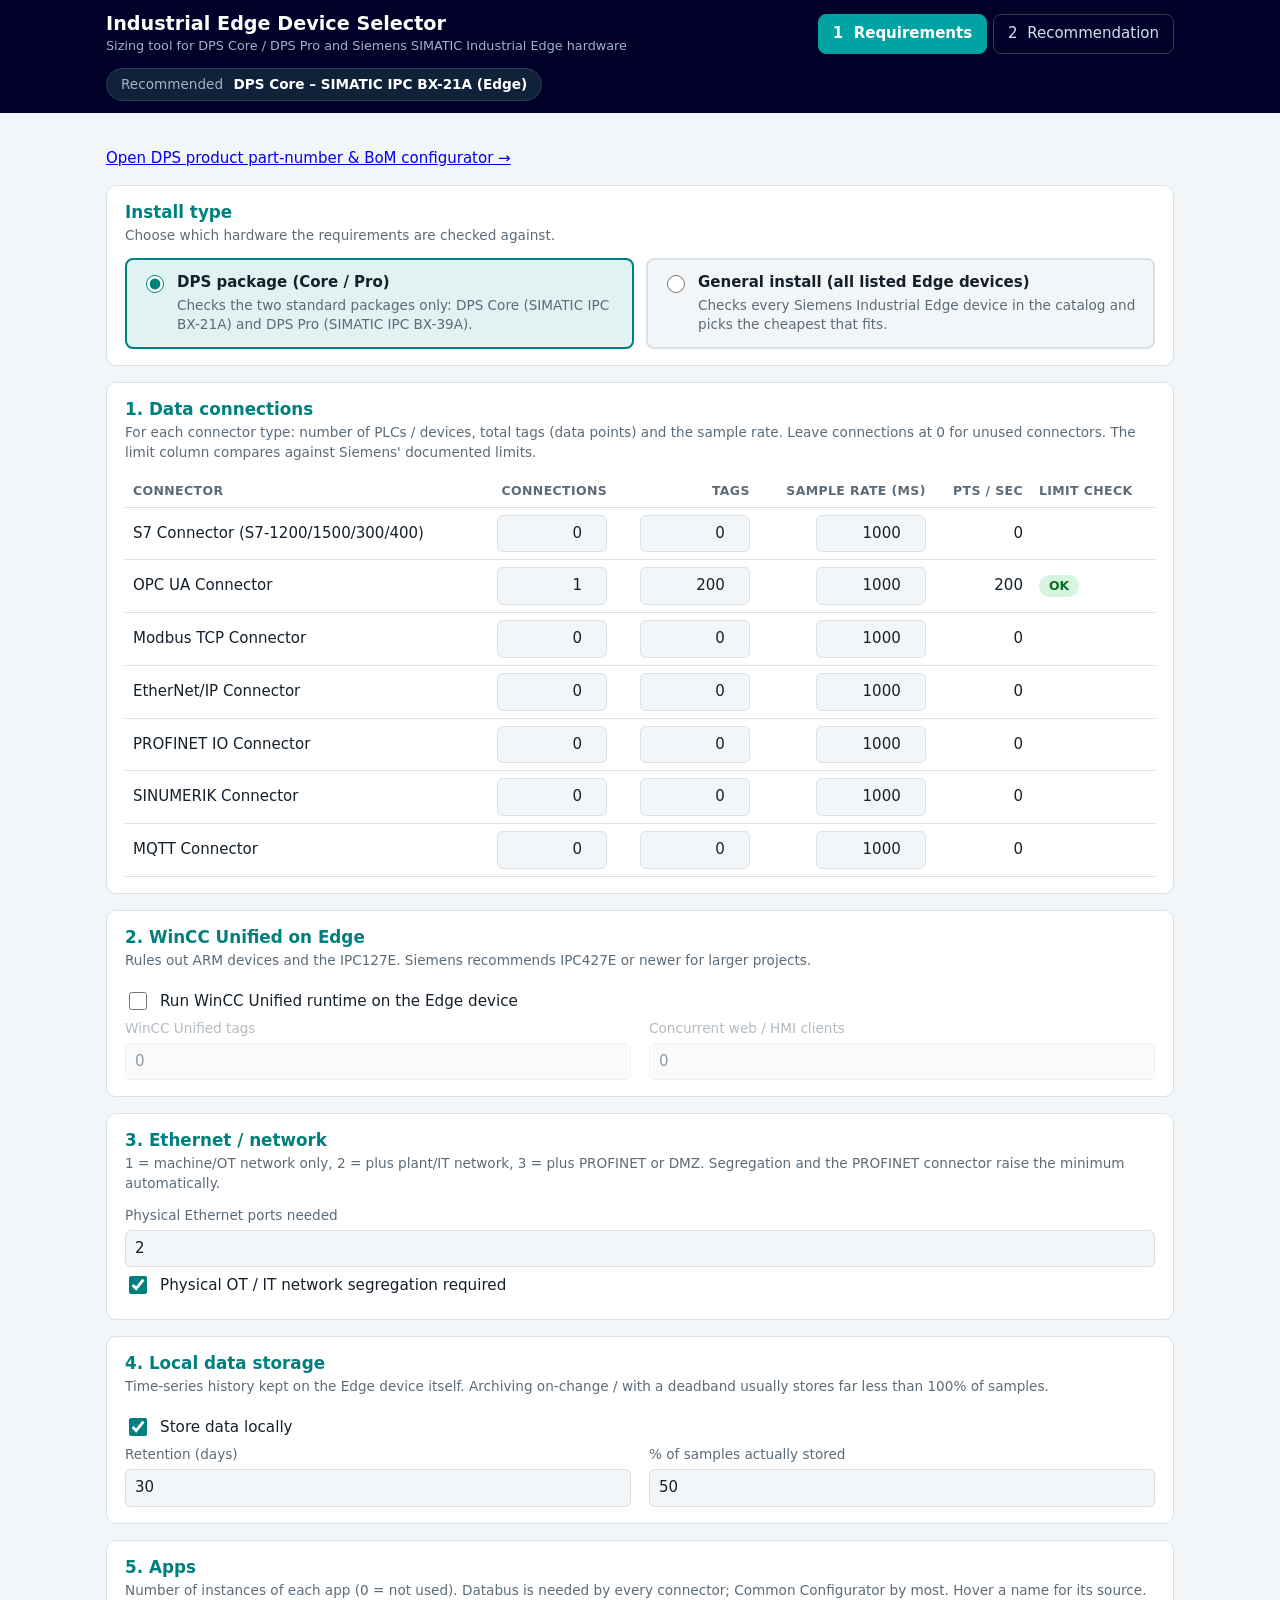
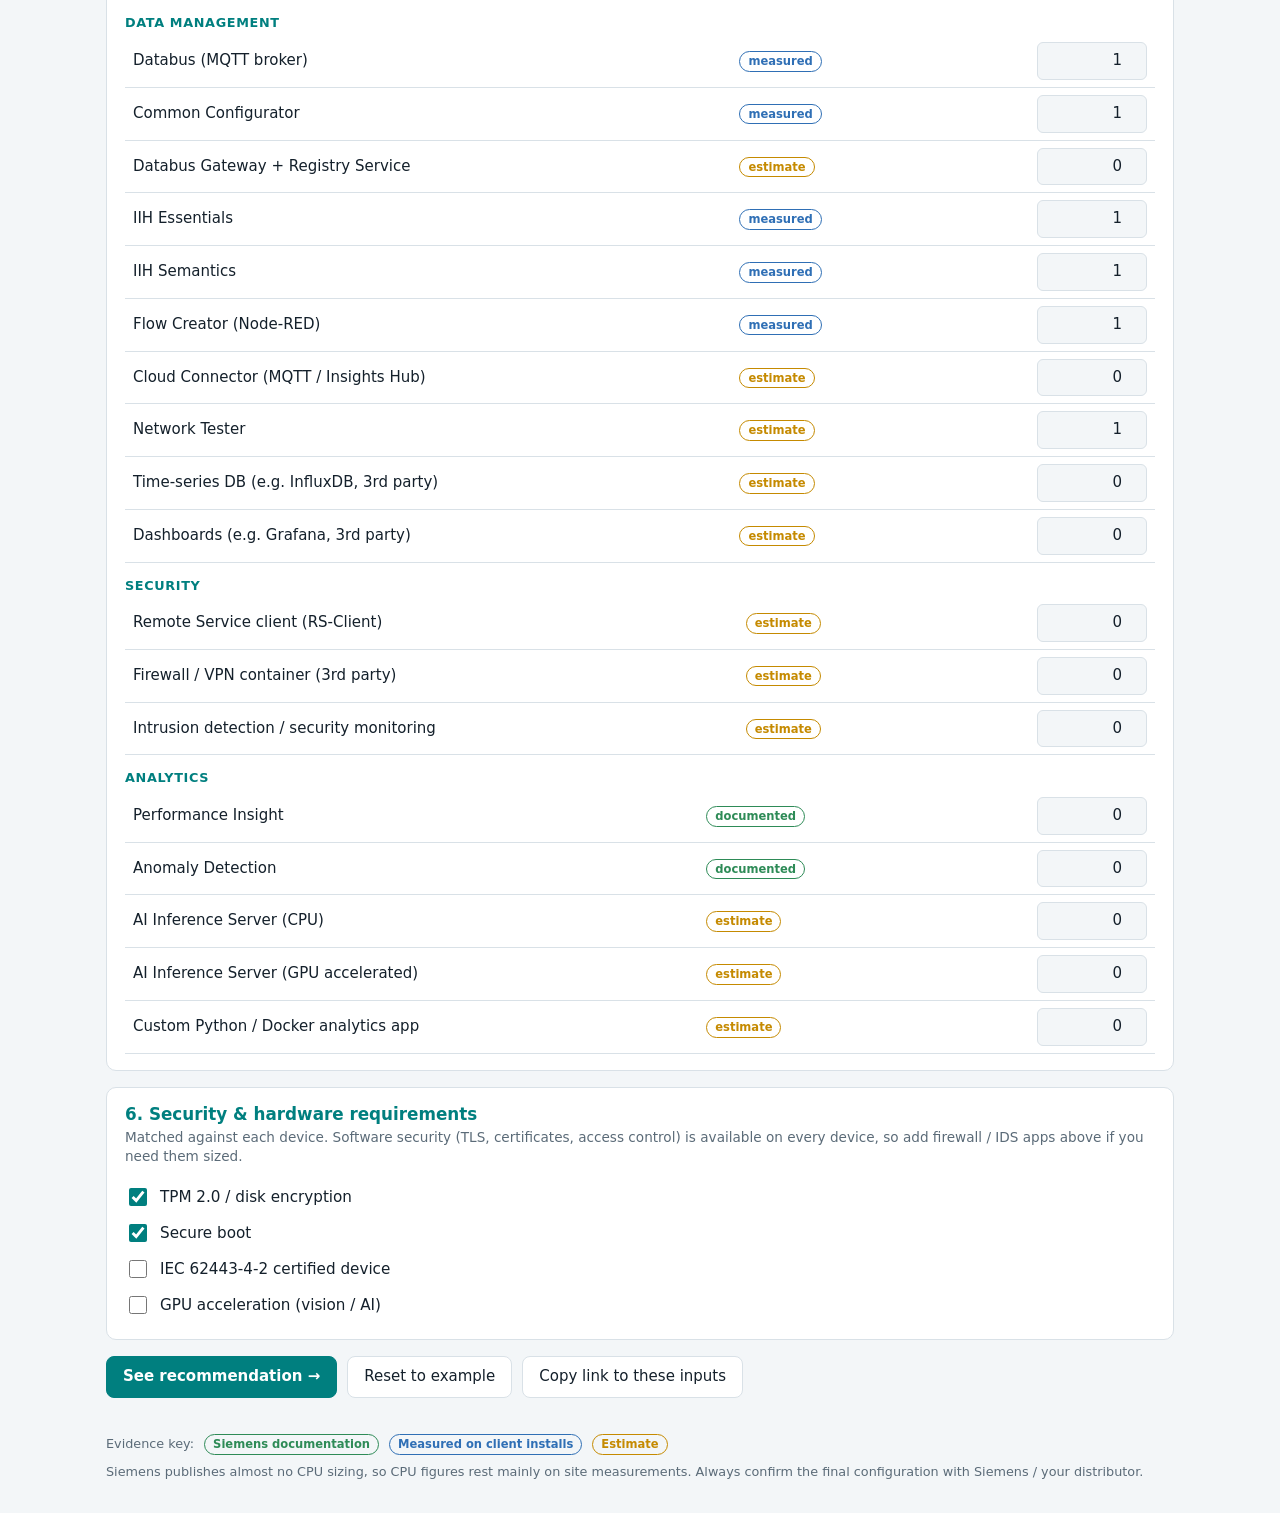
<file: index.html>
<!doctype html>
<html lang="en">
<head>
  <meta charset="utf-8">
  <meta name="viewport" content="width=device-width, initial-scale=1">
  <title>Industrial Edge Device Selector</title>
  <meta name="robots" content="noindex, nofollow">
  <link rel="stylesheet" href="css/style.css">
</head>
<body>
  <header class="top">
    <div class="top-inner">
      <div class="brand">
        <h1>Industrial Edge Device Selector</h1>
        <p>Sizing tool for DPS Core / DPS Pro and Siemens SIMATIC Industrial Edge hardware</p>
      </div>
      <nav class="tabs" role="tablist" aria-label="Pages">
        <button class="tab" role="tab" id="tab-req" aria-controls="page-req" aria-selected="true">1&nbsp; Requirements</button>
        <button class="tab" role="tab" id="tab-rec" aria-controls="page-rec" aria-selected="false">2&nbsp; Recommendation</button>
      </nav>
      <div class="pill" id="live-pill" title="Live result - updates as you type">
        <span class="pill-label">Recommended</span>
        <strong id="live-device">...</strong>
      </div>
    </div>
  </header>

  <main>
    <p><a href="product-configurator/">Open DPS product part-number &amp; BoM configurator →</a></p>
    <section id="page-req" role="tabpanel" aria-labelledby="tab-req"></section>
    <section id="page-rec" role="tabpanel" aria-labelledby="tab-rec" hidden></section>
  </main>

  <footer class="foot">
    <span>Evidence key:</span>
    <span class="ev ev-siemens">Siemens documentation</span>
    <span class="ev ev-field">Measured on client installs</span>
    <span class="ev ev-estimate">Estimate</span>
    <span class="foot-note">Siemens publishes almost no CPU sizing, so CPU figures rest mainly on site measurements. Always confirm the final configuration with Siemens / your distributor.</span>
  </footer>

  <script type="module" src="js/app.js"></script>
</body>
</html>
</file>
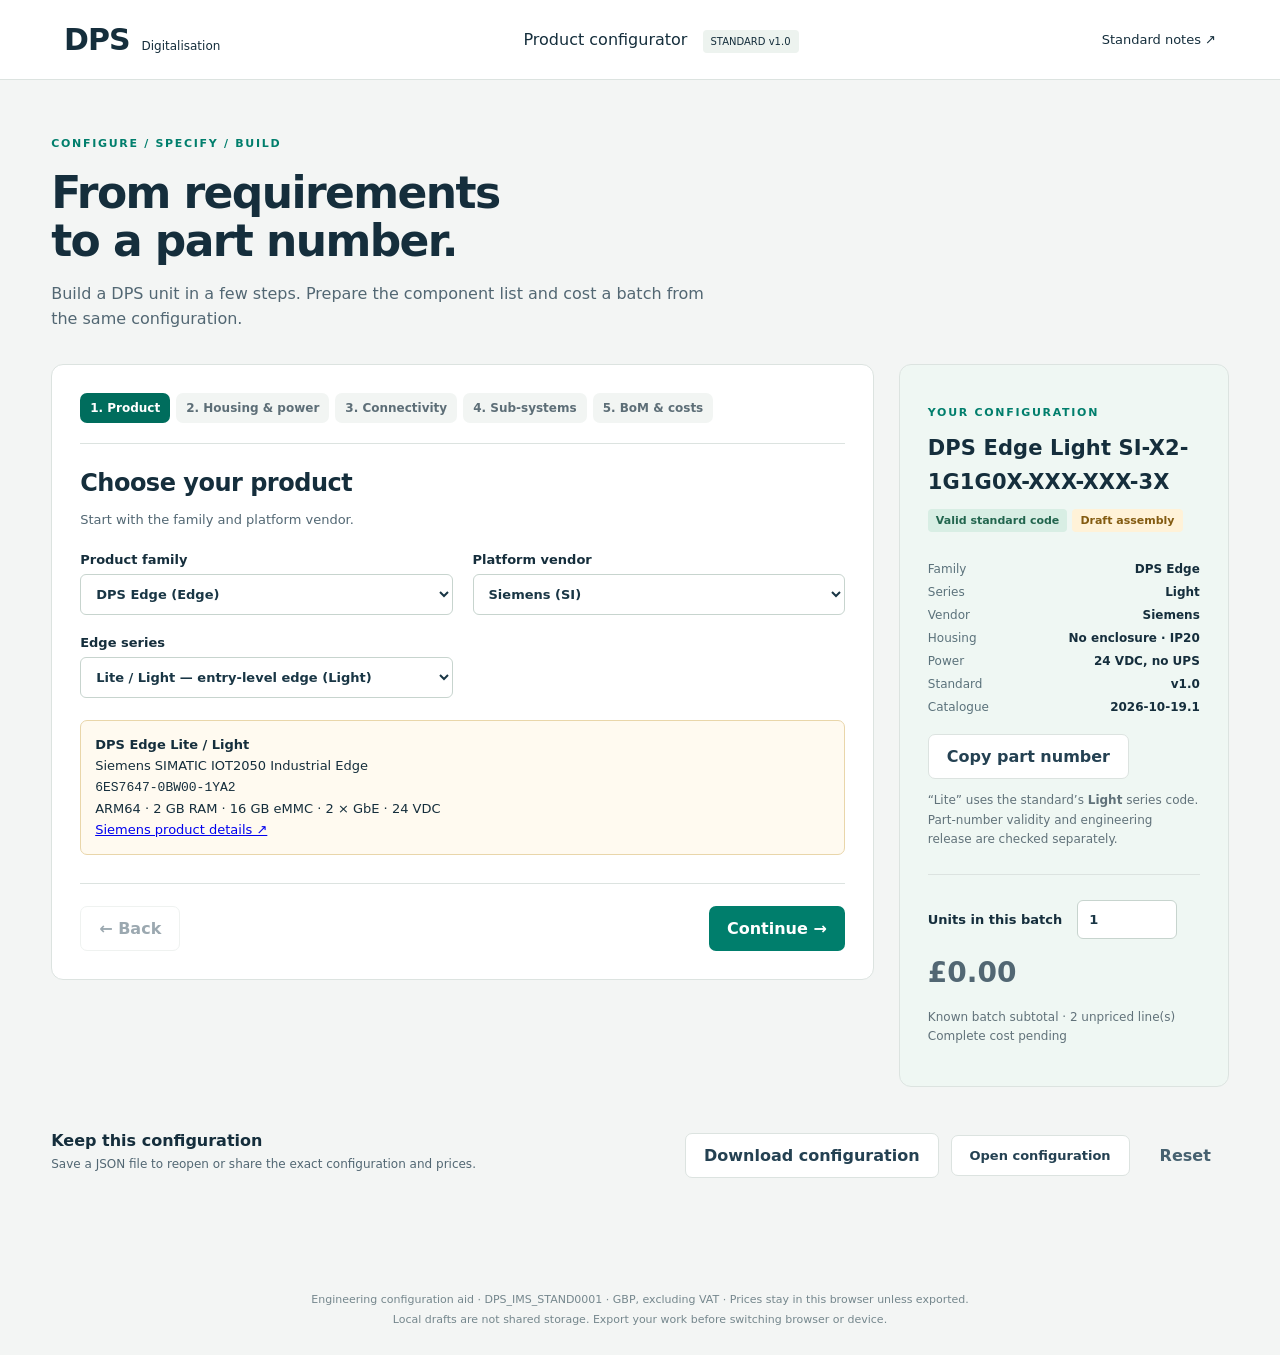
<file: product-configurator/index.html>
<!doctype html>
<html lang="en"><head><meta charset="utf-8"><meta name="viewport" content="width=device-width,initial-scale=1"><meta name="robots" content="noindex,nofollow"><title>DPS Product Configurator</title><link rel="stylesheet" href="style.css"></head>
<body><header><a class="logo" href="../">DPS<span>Digitalisation</span></a><div>Product configurator <small>STANDARD v1.0</small></div><a href="docs/standard-notes.md">Standard notes ↗</a></header>
<main><section class="intro"><p class="eyebrow">CONFIGURE / SPECIFY / BUILD</p><h1>From requirements<br>to a part number.</h1><p>Build a DPS unit in a few steps. Prepare the component list and cost a batch from the same configuration.</p></section>
<div class="workspace"><section class="wizard"><nav id="steps" aria-label="Configuration steps"></nav><div id="panel"></div><div class="controls"><button id="back" class="secondary">← Back</button><button id="next">Continue →</button></div></section>
<aside><p class="eyebrow">YOUR CONFIGURATION</p><div id="sku" aria-live="polite"></div><div id="status"></div><dl id="summary"></dl><button id="copy" class="secondary">Copy part number</button><p class="hint">“Lite” uses the standard’s <b>Light</b> series code. Part-number validity and engineering release are checked separately.</p><hr><label class="quantity">Units in this batch<input id="units" type="number" min="1" max="100000" value="1"></label><div id="estimate"></div></aside></div>
<section class="toolbar"><div><strong>Keep this configuration</strong><p>Save a JSON file to reopen or share the exact configuration and prices.</p></div><button id="save" class="secondary">Download configuration</button><label class="button secondary">Open configuration<input id="load" type="file" accept=".json,application/json" hidden></label><button id="reset" class="text">Reset</button></section>
<p id="notice" role="status"></p></main><footer>Engineering configuration aid · DPS_IMS_STAND0001 · GBP, excluding VAT · Prices stay in this browser unless exported.<br>Local drafts are not shared storage. Export your work before switching browser or device.</footer><script type="module" src="app.mjs"></script></body></html>
</file>
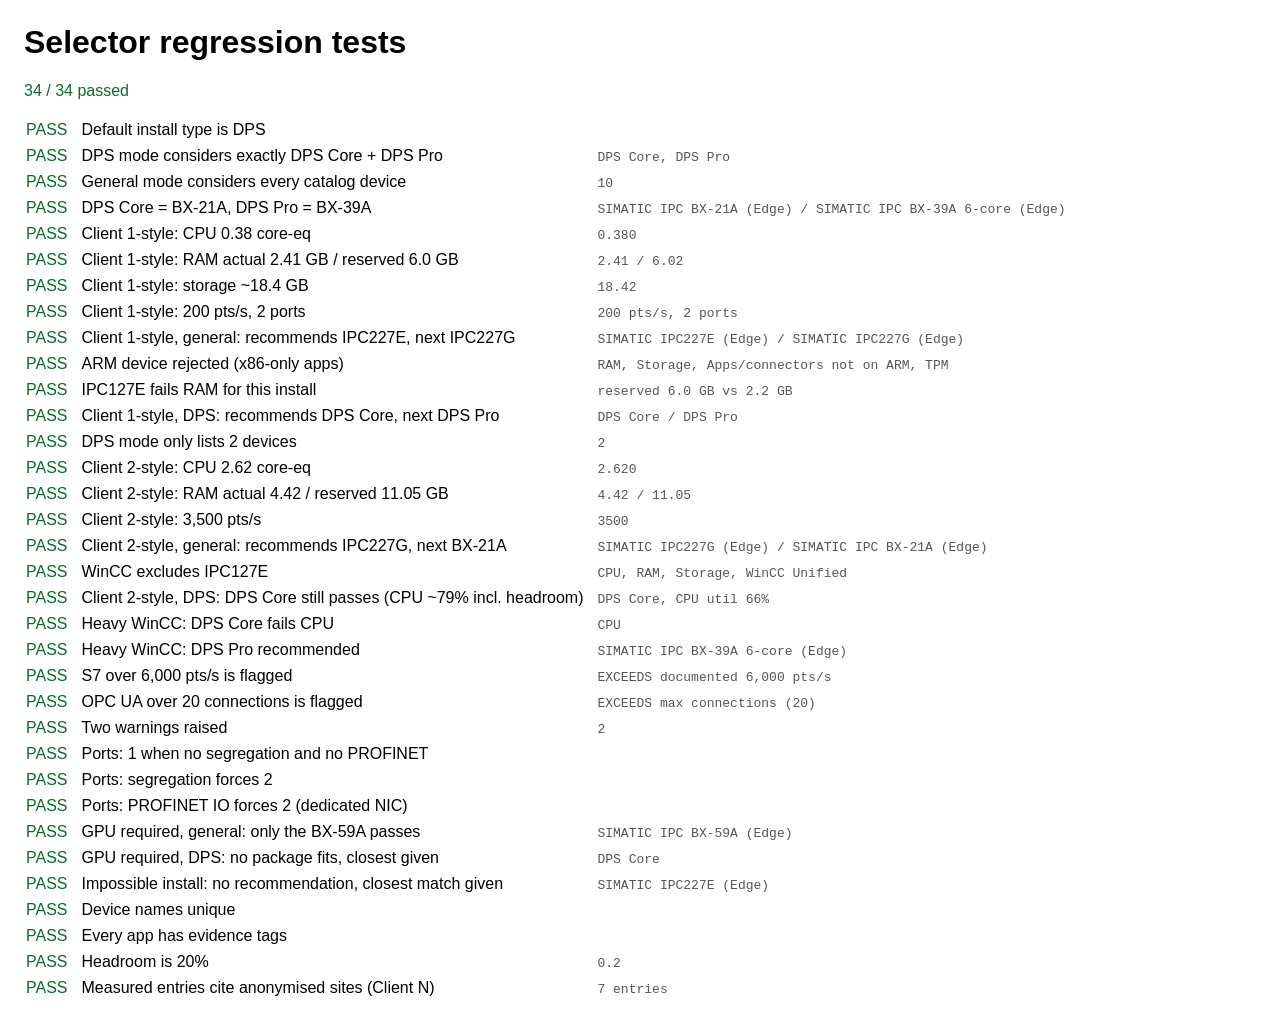
<file: tests/index.html>
<!doctype html>
<html lang="en">
<head>
  <meta charset="utf-8">
  <title>Selector tests</title>
  <style>
    body { font-family: Segoe UI, Arial, sans-serif; margin: 24px; }
    .pass { color: #0b6b2a; } .fail { color: #a31515; font-weight: 600; }
    td { padding: 3px 12px 3px 0; } code { color: #555; }
  </style>
</head>
<body>
  <h1>Selector regression tests</h1>
  <p id="summary">Running...</p>
  <table id="out"></table>
  <script type="module">
    import { runAll } from "./scenarios.js";
    const get = (n) => fetch(`../data/${n}.json`).then((r) => r.json());
    const [connectors, apps, devices, assumptions] = await Promise.all(["connectors", "apps", "devices", "assumptions"].map(get));
    const results = runAll({ connectors, apps, devices, assumptions });
    const failed = results.filter((r) => !r.pass).length;
    document.getElementById("summary").textContent = `${results.length - failed} / ${results.length} passed` + (failed ? ` - ${failed} FAILED` : "");
    document.getElementById("summary").className = failed ? "fail" : "pass";
    document.getElementById("out").innerHTML = results.map((r) =>
      `<tr><td class="${r.pass ? "pass" : "fail"}">${r.pass ? "PASS" : "FAIL"}</td><td>${r.name}</td><td><code>${r.detail ?? ""}</code></td></tr>`).join("");
    window.__testResult = { total: results.length, failed, results };
  </script>
</body>
</html>
</file>
<file: css/style.css>
:root {
  --bg: #f3f6f8;
  --card: #ffffff;
  --ink: #14202b;
  --muted: #5b6b78;
  --line: #d9e1e7;
  --teal: #007f7f;
  --teal-soft: #e0f2f2;
  --navy: #000028;
  --pass-bg: #d8f3df;
  --pass-ink: #0b6b2a;
  --fail-bg: #fde0e0;
  --fail-ink: #a31515;
  --na-bg: #eceff2;
  --na-ink: #6b7885;
  --warn-bg: #fff3cd;
  --warn-ink: #7a5600;
  --siemens: #2e8b57;
  --field: #2f6fb5;
  --estimate: #c58a00;
  --radius: 10px;
}
@media (prefers-color-scheme: dark) {
  :root {
    --bg: #0e151b;
    --card: #17212a;
    --ink: #e6edf2;
    --muted: #9aa9b5;
    --line: #2a3945;
    --teal: #3cc4c4;
    --teal-soft: #12363a;
    --navy: #050b12;
    --pass-bg: #123a22;
    --pass-ink: #7be19b;
    --fail-bg: #471818;
    --fail-ink: #ff9a9a;
    --na-bg: #222d36;
    --na-ink: #8fa0ad;
    --warn-bg: #3d3210;
    --warn-ink: #f2cd6b;
    --siemens: #5fd08a;
    --field: #6fb0f2;
    --estimate: #e8b44a;
  }
}
* { box-sizing: border-box; }
html, body { margin: 0; }
body {
  font-family: "Segoe UI", system-ui, -apple-system, Arial, sans-serif;
  font-size: 15px;
  line-height: 1.45;
  background: var(--bg);
  color: var(--ink);
}
h1, h2, h3 { margin: 0; line-height: 1.2; }

/* ---------- header ---------- */
.top { background: var(--navy); color: #fff; position: sticky; top: 0; z-index: 10; }
.top-inner {
  max-width: 1100px; margin: 0 auto; padding: 12px 16px;
  display: flex; flex-wrap: wrap; align-items: center; gap: 12px 24px;
}
.brand h1 { font-size: 1.2rem; font-weight: 600; }
.brand p { margin: 2px 0 0; font-size: 0.8rem; color: #9fb4c4; }
.tabs { display: flex; gap: 6px; margin-left: auto; }
.tab {
  font: inherit; color: #cfe0ec; background: transparent; border: 1px solid #2c3f55;
  padding: 8px 14px; border-radius: 8px; cursor: pointer;
}
.tab:hover { background: #10213a; }
.tab[aria-selected="true"] { background: #00a3a3; border-color: #00a3a3; color: #fff; font-weight: 600; }
.tab:focus-visible, button:focus-visible, input:focus-visible, select:focus-visible { outline: 3px solid #7fd6d6; outline-offset: 2px; }
.pill { background: #10213a; border: 1px solid #2c3f55; border-radius: 999px; padding: 6px 14px; font-size: 0.85rem; max-width: 100%; }
.pill-label { color: #9fb4c4; margin-right: 6px; }

main { max-width: 1100px; margin: 0 auto; padding: 20px 16px 8px; }
[hidden] { display: none !important; }

/* ---------- cards & forms ---------- */
.card {
  background: var(--card); border: 1px solid var(--line); border-radius: var(--radius);
  padding: 16px 18px; margin-bottom: 16px;
}
.card h2 { font-size: 1.05rem; color: var(--teal); margin-bottom: 4px; }
.card .hint { color: var(--muted); font-size: 0.85rem; margin: 0 0 12px; }
.grid { display: grid; gap: 12px 18px; grid-template-columns: repeat(auto-fit, minmax(210px, 1fr)); }
.field { display: flex; flex-direction: column; gap: 4px; }
.field > span, .field > label { font-size: 0.85rem; color: var(--muted); }
input[type="number"], select {
  font: inherit; color: var(--ink); background: var(--bg); border: 1px solid var(--line);
  border-radius: 6px; padding: 7px 9px; width: 100%;
}
input[type="number"]:focus, select:focus { border-color: var(--teal); }
.switch { display: flex; align-items: center; gap: 10px; cursor: pointer; font-size: 0.95rem; padding: 6px 0; }
.switch input { width: 18px; height: 18px; accent-color: var(--teal); }
.disabled-block { opacity: 0.45; pointer-events: none; }

table { width: 100%; border-collapse: collapse; }
th, td { text-align: left; padding: 7px 8px; border-bottom: 1px solid var(--line); vertical-align: middle; }
th { font-size: 0.78rem; text-transform: uppercase; letter-spacing: 0.03em; color: var(--muted); font-weight: 600; white-space: nowrap; }
td.num, th.num { text-align: right; }
td input[type="number"] { max-width: 110px; text-align: right; }
.table-wrap { overflow-x: auto; }
.app-cat { font-size: 0.8rem; text-transform: uppercase; letter-spacing: 0.05em; color: var(--teal); font-weight: 700; margin: 14px 0 2px; }

/* ---------- install type ---------- */
.mode-grid { display: grid; gap: 12px; grid-template-columns: repeat(auto-fit, minmax(260px, 1fr)); }
.mode-option {
  display: flex; gap: 10px; align-items: flex-start; cursor: pointer;
  border: 2px solid var(--line); border-radius: 8px; padding: 12px 14px; background: var(--bg);
}
.mode-option:has(input:checked) { border-color: var(--teal); background: var(--teal-soft); }
.mode-option input { margin-top: 3px; accent-color: var(--teal); width: 18px; height: 18px; flex: none; }
.mode-body { display: flex; flex-direction: column; gap: 2px; }
.mode-body span { font-size: 0.85rem; color: var(--muted); }
.mode-tag {
  display: inline-block; font-size: 0.75rem; font-weight: 600; color: var(--teal);
  border: 1px solid var(--teal); border-radius: 999px; padding: 1px 10px; margin-bottom: 8px;
}

/* ---------- chips ---------- */
.chip {
  display: inline-block; border-radius: 999px; padding: 2px 10px; font-size: 0.78rem; font-weight: 600; white-space: nowrap;
}
.chip.PASS, .chip.OK, .chip.SUITABLE { background: var(--pass-bg); color: var(--pass-ink); }
.chip.FAIL, .chip.EXCEEDS, .chip.NOT { background: var(--fail-bg); color: var(--fail-ink); }
.chip.NA, .chip.none { background: var(--na-bg); color: var(--na-ink); }
.ev { display: inline-block; font-size: 0.72rem; font-weight: 600; padding: 1px 8px; border-radius: 999px; border: 1px solid currentColor; white-space: nowrap; }
.ev-siemens { color: var(--siemens); }
.ev-field { color: var(--field); }
.ev-estimate { color: var(--estimate); }

/* ---------- actions ---------- */
.actions { display: flex; flex-wrap: wrap; gap: 10px; margin: 8px 0 20px; }
.btn {
  font: inherit; cursor: pointer; border-radius: 8px; padding: 9px 16px; border: 1px solid var(--line);
  background: var(--card); color: var(--ink);
}
.btn:hover { border-color: var(--teal); }
.btn.primary { background: var(--teal); border-color: var(--teal); color: #fff; font-weight: 600; }
.btn.primary:hover { filter: brightness(1.08); }
.toast { color: var(--muted); font-size: 0.85rem; align-self: center; }

/* ---------- recommendation ---------- */
.hero { border-left: 6px solid var(--teal); }
.hero.none { border-left-color: var(--fail-ink); }
.hero .label { font-size: 0.8rem; text-transform: uppercase; letter-spacing: 0.06em; color: var(--muted); }
.hero .device { font-size: 1.7rem; font-weight: 700; margin: 2px 0 6px; }
.hero .sub { color: var(--muted); }
.tiles { display: grid; gap: 12px; grid-template-columns: repeat(auto-fit, minmax(170px, 1fr)); margin-top: 14px; }
.tile { background: var(--bg); border: 1px solid var(--line); border-radius: 8px; padding: 10px 12px; }
.tile .k { font-size: 0.75rem; text-transform: uppercase; letter-spacing: 0.05em; color: var(--muted); }
.tile .v { font-size: 1.25rem; font-weight: 700; }
.tile .s { font-size: 0.78rem; color: var(--muted); }
.callout { border-radius: 8px; padding: 10px 14px; margin: 12px 0 0; font-size: 0.92rem; }
.callout.warn { background: var(--warn-bg); color: var(--warn-ink); }
.callout.info { background: var(--teal-soft); color: var(--ink); }
.callout ul { margin: 4px 0 0 18px; padding: 0; }
.bar { height: 7px; background: var(--line); border-radius: 4px; overflow: hidden; min-width: 70px; }
.bar > i { display: block; height: 100%; background: var(--teal); }
.bar.over > i { background: var(--fail-ink); }
.util { font-size: 0.78rem; color: var(--muted); }
tr.winner td { background: var(--teal-soft); }
.reasons { color: var(--fail-ink); font-size: 0.82rem; }
details summary { cursor: pointer; color: var(--teal); font-weight: 600; padding: 4px 0; }
.foot {
  max-width: 1100px; margin: 0 auto; padding: 8px 16px 32px; display: flex; flex-wrap: wrap; gap: 8px 10px; align-items: center;
  font-size: 0.8rem; color: var(--muted);
}
.foot-note { flex-basis: 100%; }

@media (max-width: 700px) {
  .top { position: static; }
  .brand p { display: none; }
  .tabs { margin-left: 0; width: 100%; }
  .tab { flex: 1; }
  .hero .device { font-size: 1.3rem; }
}
@media print {
  .top, .actions, .foot, #page-req, .tabs { display: none !important; }
  #page-rec { display: block !important; }
  body { background: #fff; color: #000; }
  .card { break-inside: avoid; border-color: #bbb; }
}
</file>
<file: product-configurator/style.css>
[hidden]{display:none!important}
:root{font-family:Inter,ui-sans-serif,system-ui,sans-serif;color:#152e3c;background:#f3f5f4;font-synthesis:none;--green:#007e6c;--line:#dce3e0}*{box-sizing:border-box}body{margin:0}button,input,select{font:inherit}button,.button{border:0;border-radius:7px;background:var(--green);color:white;padding:12px 18px;cursor:pointer;text-decoration:none;font-weight:650;display:inline-block}button:hover,.button:hover{filter:brightness(.94)}button:disabled{opacity:.45;cursor:not-allowed}.secondary{background:white;color:#244152;border:1px solid var(--line)}.text{color:#466170;background:transparent}header{display:flex;align-items:center;justify-content:space-between;border-bottom:1px solid var(--line);padding:22px 5%;background:white;gap:25px}header a{color:inherit;text-decoration:none;font-size:13px}.logo{font-size:30px;font-weight:850;letter-spacing:-1px}.logo span{font-size:12px;font-weight:500;margin-left:12px;letter-spacing:0}small{font-size:10px;background:#edf3ef;padding:6px 8px;border-radius:4px;margin-left:10px}main{max-width:1330px;margin:auto;padding:44px 4% 20px}.intro{max-width:660px;margin-bottom:32px}.eyebrow{font-size:11px;font-weight:750;letter-spacing:1.7px;color:var(--green)}h1{font-size:44px;line-height:1.09;letter-spacing:-1.6px;margin:16px 0}p{line-height:1.6;color:#526773}.workspace{display:grid;grid-template-columns:minmax(0,1fr) 330px;gap:25px;align-items:start}.wizard,aside{background:white;border:1px solid var(--line);border-radius:12px;padding:28px;min-width:0}aside{position:sticky;top:20px;background:#eff7f3}#steps{display:flex;gap:6px;border-bottom:1px solid var(--line);padding-bottom:20px;margin-bottom:25px;flex-wrap:wrap}#steps button{padding:8px 10px;font-size:12px;background:#f2f5f3;color:#5d6e77}#steps button.active{background:#006d5d;color:white}h2{font-size:24px;letter-spacing:-.5px;margin:0 0 8px}h3{font-size:16px;margin-top:25px}.fields{display:grid;grid-template-columns:1fr 1fr;gap:20px;margin:22px 0}label{display:block;font-size:13px;font-weight:650}select,input{display:block;width:100%;background:white;color:#193645;border:1px solid #c7d4ce;border-radius:6px;padding:11px;margin-top:7px}input:focus,select:focus,button:focus-visible{outline:2px solid #00a187;outline-offset:2px}.hint{font-size:12px;color:#61727a;line-height:1.6}.controls{display:flex;justify-content:space-between;border-top:1px solid var(--line);padding-top:22px;margin-top:28px}#sku{font-size:21px;line-height:1.6;font-weight:750;overflow-wrap:anywhere;letter-spacing:.1px}.badge{display:inline-block;border-radius:4px;padding:5px 8px;font-size:11px;font-weight:700;background:#d8eee4;color:#22654e;margin:10px 0}.warn{background:#fff2d8;color:#835b11}.error{background:#fce5e2;color:#9a3227;padding:12px;border-radius:6px;font-size:13px}.callout{padding:14px;border:1px solid #e9d6aa;background:#fffaf0;border-radius:7px;font-size:13px;line-height:1.6;margin:15px 0}dl{display:grid;grid-template-columns:1fr 1fr;gap:9px;font-size:12px;margin:20px 0}dt{color:#5b727b}dd{margin:0;text-align:right;font-weight:600}hr{border:0;border-top:1px solid var(--line);margin:25px 0}.quantity{display:flex;align-items:center;gap:15px}.quantity input{width:100px;margin:0}.money{font-size:28px;font-weight:750;margin:12px 0 0}.toolbar{display:flex;align-items:center;gap:12px;margin-top:24px;padding:20px 0}.toolbar div{flex:1}.toolbar p{margin:5px 0;font-size:12px}.table-wrap{overflow:auto}table{width:100%;border-collapse:collapse;font-size:12px;margin:20px 0}th{text-align:left;color:#657880;font-size:10px;text-transform:uppercase;letter-spacing:.6px}td,th{border-bottom:1px solid var(--line);padding:12px 7px;vertical-align:top}td input{width:100px;margin:0;padding:7px}td small{display:block;background:transparent;margin:4px 0 0;padding:0;font-size:10px}td code{font-size:11px}ul{padding-left:20px;font-size:13px;line-height:1.7}.actions{display:flex;gap:10px;flex-wrap:wrap}footer{text-align:center;color:#75878d;font-size:11px;line-height:1.8;padding:25px}.inline-form{display:flex;gap:10px;align-items:end;flex-wrap:wrap}.inline-form label{flex:1;min-width:110px}.inline-form input,.inline-form select{padding:9px}.subtle{color:#7c6c48}#notice{font-size:13px;min-height:20px}#panel>p{font-size:13px}.component-form{border:1px solid var(--line);padding:18px;border-radius:8px;margin-top:20px}summary{cursor:pointer;font-size:13px;font-weight:650}@media(max-width:920px){.workspace{grid-template-columns:1fr}aside{position:static}.toolbar{flex-wrap:wrap}.toolbar div{flex-basis:100%}h1{font-size:36px}}@media(max-width:560px){header{padding:16px 5%;flex-wrap:wrap}header>div{display:none}.wizard,aside{padding:20px}.fields{grid-template-columns:1fr}main{padding-top:22px}h1{font-size:33px}}@media print{header a:last-child,#steps,.controls,.toolbar,button,.component-form,footer{display:none}.workspace{display:block}.wizard,aside{border:0}aside{position:static}body{background:white}main{padding:0}.intro{display:none}}
</file>
